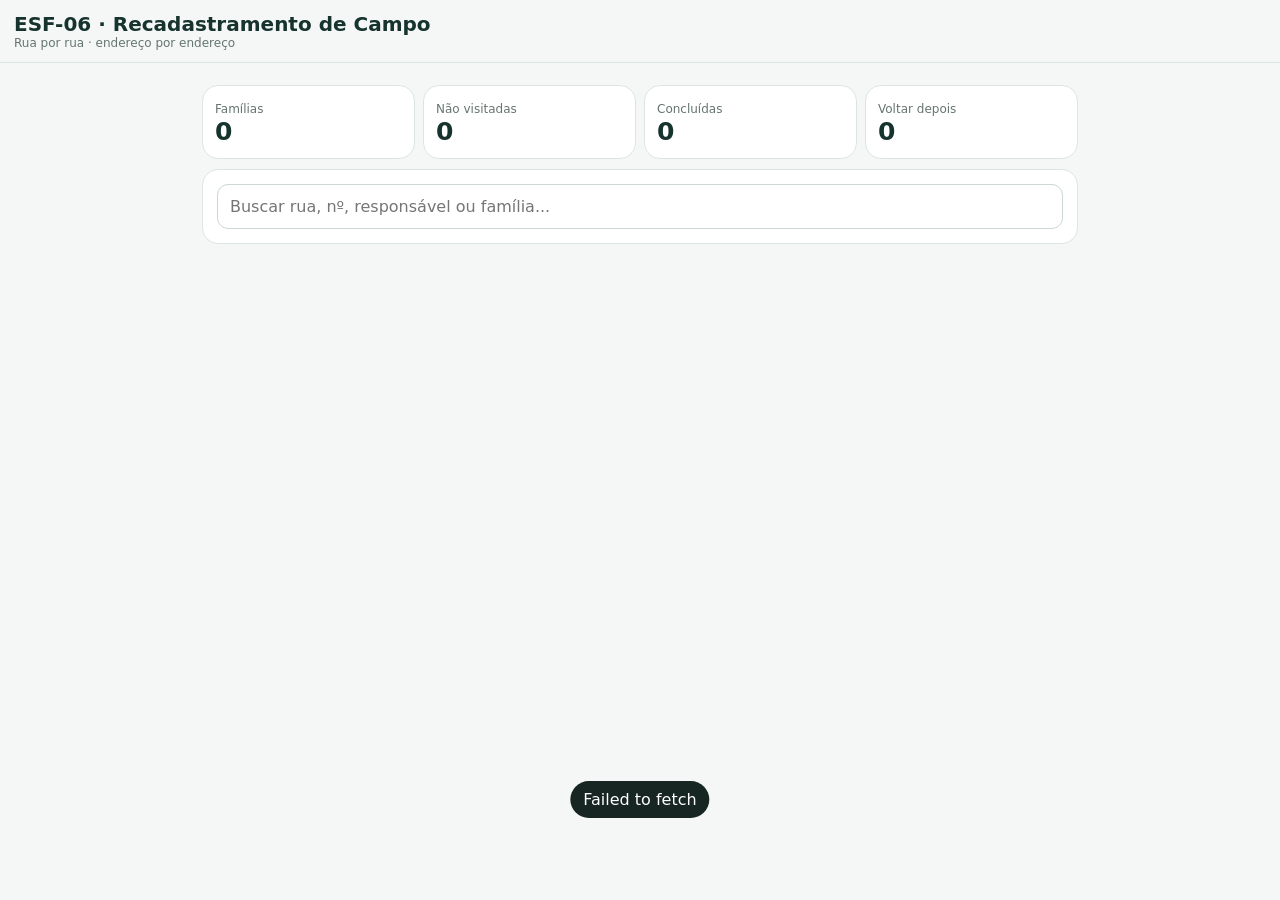
<file: index.html>
<!doctype html><html lang="pt-BR"><head>
<meta charset="utf-8"><meta name="viewport" content="width=device-width,initial-scale=1,viewport-fit=cover">
<meta name="theme-color" content="#0b6b58"><title>ESF-06 Campo</title>
<style>
:root{--p:#0b6b58;--bg:#f4f7f6;--c:#fff;--t:#17332d;--m:#65756f;--l:#dbe6e2}
*{box-sizing:border-box}body{margin:0;font-family:system-ui,-apple-system,Segoe UI,Roboto,sans-serif;background:var(--bg);color:var(--t)}
header{position:sticky;top:0;z-index:10;background:#f4f7f6ee;backdrop-filter:blur(8px);border-bottom:1px solid var(--l);padding:12px 14px}
.wrap{max-width:900px;margin:auto;padding:12px 12px 96px}.brand{display:flex;align-items:center;justify-content:space-between;gap:10px}.brand h1{font-size:20px;margin:0}.small{font-size:12px;color:var(--m)}
.card,.street,.house,.stat{background:var(--c);border:1px solid var(--l);border-radius:16px}.card{padding:14px}.stats{display:grid;grid-template-columns:repeat(2,1fr);gap:8px;margin:10px 0}.stat{padding:12px}.stat b{display:block;font-size:25px}
input,textarea,select{width:100%;padding:12px;border-radius:11px;border:1px solid #cbd8d4;background:#fff;font:inherit;color:var(--t)}
button{font:inherit;font-weight:700;border:0;border-radius:11px;padding:11px 12px}.pri{background:var(--p);color:#fff}.soft{background:#e4f3ef;color:#075545}.ghost{background:#fff;border:1px solid var(--l)}
.list{display:grid;gap:9px;margin-top:10px}.street,.house{padding:13px}.street h3,.house h3{margin:0;font-size:17px}.row{display:flex;gap:8px;align-items:center;justify-content:space-between;flex-wrap:wrap}
.badge{font-size:11px;padding:5px 8px;border-radius:99px;font-weight:800;background:#eee}.nao_visitado{background:#ecefee}.mesma_familia{background:#def3e7;color:#1e6b3c}.mudou,.outra_familia{background:#fff0d4;color:#7e5400}.imovel_vazio,.nao_encontrado,.recusou{background:#fde1e1;color:#8f2525}.voltar_depois{background:#e7e7ff;color:#42428a}
.progress{height:8px;background:#e8efec;border-radius:99px;overflow:hidden;margin-top:8px}.progress>span{display:block;height:100%;background:var(--p)}
.grid{display:grid;grid-template-columns:1fr 1fr;gap:8px}.full{grid-column:1/-1}label{font-size:13px;font-weight:700}label input,label textarea{margin-top:5px}
dialog{border:0;border-radius:18px;padding:0;width:min(760px,96vw);max-height:93vh;color:var(--t)}dialog::backdrop{background:#0008}.modal{padding:14px 14px 90px;overflow:auto;max-height:93vh}.modal h2{margin:0}.modal h3{border-top:1px solid var(--l);padding-top:13px;margin:16px 0 8px}
.choices{display:grid;grid-template-columns:1fr 1fr;gap:7px}.tog{display:grid;grid-template-columns:1fr 1fr 1fr;gap:5px;margin-top:5px}.tog button{padding:9px 4px;background:#edf1ef;color:#53625d}.tog .yes{background:#dff2e6;color:#165d34}.tog .no{background:#ecefef}.tog .unk{background:#fff0d8;color:#835000}
.savebar{position:fixed;bottom:0;left:0;right:0;background:#fffef;border-top:1px solid var(--l);padding:9px 12px calc(9px + env(safe-area-inset-bottom));display:none;gap:8px;z-index:20}.savebar button:first-child{flex:1}
.toast{position:fixed;left:50%;bottom:82px;transform:translateX(-50%);background:#172622;color:#fff;padding:9px 13px;border-radius:99px;display:none;z-index:30}
@media(min-width:700px){.stats{grid-template-columns:repeat(4,1fr)}}
</style></head><body>
<header id="hdr"><div class="brand"><div><h1>ESF-06 · Recadastramento de Campo</h1><div class="small">Rua por rua · endereço por endereço</div></div></div></header>
<main class="wrap">
<section id="app">
<div class="stats"><div class="stat"><span class="small">Famílias</span><b id="st">0</b></div><div class="stat"><span class="small">Não visitadas</span><b id="sn">0</b></div><div class="stat"><span class="small">Concluídas</span><b id="sc">0</b></div><div class="stat"><span class="small">Voltar depois</span><b id="sv">0</b></div></div>
<div class="card"><input id="search" placeholder="Buscar rua, nº, responsável ou família..."></div>
<div id="streets" class="list"></div><div id="houses" class="list" hidden></div>
</section></main>

<dialog id="dlg"><div class="modal">
<div class="row"><div><h2 id="dn"></h2><div class="small" id="dc"></div></div><button id="close" class="ghost">Fechar</button></div>
<h3>Situação do domicílio</h3><div class="choices" id="statusChoices"></div>
<div id="sameBlock" hidden>
<h3>Confirmar família atual</h3><div class="grid">
<label class="full">Responsável atual<input id="resp"></label><label>Moradores<input id="members" type="number" min="0"></label><label>Data da visita<input id="date" type="date"></label>
<label>Cômodos<input id="rooms" type="number" min="1"></label><label>Distância da unidade (km)<input id="dist" type="number" min="0" step="0.1"></label>
</div><h3>Condições e vulnerabilidades</h3><div id="bools"></div></div>
<div id="otherBlock" hidden><h3>Nova família encontrada</h3><div class="grid"><label class="full">Responsável<input id="newResp"></label><label>Moradores<input id="newMembers" type="number" min="0"></label><label class="full">Observações<textarea id="newNotes" rows="3"></textarea></label></div></div>
<h3>Observação da visita</h3><textarea id="visitNotes" rows="3"></textarea>
</div></dialog>
<div class="savebar" id="savebar"><button class="pri" id="save">Salvar visita</button><button class="ghost" id="cancel">Cancelar</button></div>
<div class="toast" id="toast"></div>

<script>
const SUPA='https://pvwqxpqetdxtmqqypqjk.supabase.co';
const KEY='sb_publishable_WwKpO5d-LZzh3vgOF1dJOg_rMO7UHgF';
const BOOLS=[['acamado','Acamado'],['deficiencia','Deficiência'],['transtorno_mental_alto_risco','Transtorno mental de alto risco'],['deficiencia_intelectual','Deficiência intelectual'],['saneamento_ruim','Saneamento inadequado'],['desnutricao','Desnutrição'],['abuso_substancia_psicoativa','Uso de substância psicoativa'],['adulto_sem_renda','Adulto sem renda'],['analfabetismo','Analfabetismo'],['menor_2_anos','Menor de 2 anos'],['maior_60_anos','Maior de 60 anos'],['hipertensao','Hipertensão'],['diabetes','Diabetes'],['hemodialise','Hemodiálise'],['gestante','Gestante'],['povos_originarios','Povos originários'],['doencas_transmissiveis','Doenças transmissíveis'],['problema_respiratorio','Problema respiratório com medicamento'],['lgbt','População LGBT'],['cancer','Câncer']];
const LABELS={nao_visitado:'Não visitado',mesma_familia:'Mesma família',mudou:'Mudou',outra_familia:'Outra família',imovel_vazio:'Imóvel vazio',nao_encontrado:'Não encontrado',recusou:'Recusou',voltar_depois:'Voltar depois'};
const access='ESF06-CAMPO';let overview=null,currentStreet=null,current=null,draftStatus='nao_visitado',draftB={};
const $=id=>document.getElementById(id), esc=s=>String(s??'').replace(/[&<>"']/g,m=>({'&':'&amp;','<':'&lt;','>':'&gt;','"':'&quot;',"'":'&#39;'}[m]));
function toast(t){$('toast').textContent=t;$('toast').style.display='block';setTimeout(()=>$('toast').style.display='none',2200)}
async function rpc(action,payload={}){const r=await fetch(SUPA+'/rest/v1/rpc/esf06_campo_api',{method:'POST',headers:{apikey:KEY,'Content-Type':'application/json'},body:JSON.stringify({p_action:action,p_key:access,p_payload:payload})});let j;try{j=await r.json()}catch{throw Error('Resposta inválida do servidor')};if(!r.ok)throw Error(j.message||j.error||'Falha');return j}
function badge(s){return '<span class="badge '+esc(s)+'">'+esc(LABELS[s]||s)+'</span>'}
async function load(){overview=await rpc('overview');renderStreets()}
function renderStreets(){const q=$('search').value.trim().toLowerCase();$('st').textContent=overview.summary.total;$('sn').textContent=overview.summary.nao_visitado;$('sc').textContent=overview.summary.concluidas;$('sv').textContent=overview.summary.voltar_depois;$('houses').hidden=true;$('streets').hidden=false;const arr=overview.streets.filter(s=>!q||s.street.toLowerCase().includes(q));$('streets').innerHTML=arr.map(s=>{const done=s.total-s.nao_visitado,pct=s.total?Math.round(done*100/s.total):0;return '<article class="street"><div class="row"><div><h3>'+esc(s.street)+'</h3><div class="small">'+s.total+' endereço(s) · '+s.nao_visitado+' não visitado(s)</div></div><button class="soft openStreet" data-s="'+encodeURIComponent(s.street)+'">Abrir rua</button></div><div class="progress"><span style="width:'+pct+'%"></span></div><div class="small" style="margin-top:5px">'+pct+'% percorrido</div></article>'}).join('');document.querySelectorAll('.openStreet').forEach(b=>b.onclick=()=>openStreet(decodeURIComponent(b.dataset.s)))}
async function openStreet(street){currentStreet=await rpc('street',{street});$('streets').hidden=true;$('houses').hidden=false;renderHouses()}
function renderHouses(){const q=$('search').value.trim().toLowerCase();const rows=currentStreet.rows.filter(x=>!q||[x.number,x.responsible_name,x.family_code].join(' ').toLowerCase().includes(q));$('houses').innerHTML='<button class="ghost" id="back">← Voltar às ruas</button>'+rows.map(x=>'<article class="house"><div class="row"><div><h3>Nº '+esc(x.number||'s/n')+' · '+esc(x.responsible_name||'Sem responsável')+'</h3><div class="small">'+esc(x.family_code)+' · '+esc(x.member_count??'—')+' morador(es)</div></div>'+badge(x.visit_status)+'</div><div class="small">'+esc([x.street,x.number,x.reference,x.neighborhood].filter(Boolean).join(', '))+'</div><button class="soft openHouse" data-id="'+x.id+'" style="margin-top:8px">Abrir domicílio</button></article>').join('');$('back').onclick=()=>{currentStreet=null;$('search').value='';renderStreets()};document.querySelectorAll('.openHouse').forEach(b=>b.onclick=()=>openHouse(b.dataset.id))}
function setToggle(k,v){const e=document.querySelector('.tog[data-f="'+k+'"]');if(!e)return;e.querySelectorAll('button').forEach(b=>{b.className='';const x=b.dataset.v==='t'?true:b.dataset.v==='f'?false:null;if(x===v)b.className=v===true?'yes':v===false?'no':'unk'})}
function setStatus(s){draftStatus=s;document.querySelectorAll('#statusChoices button').forEach(b=>b.classList.toggle('pri',b.dataset.s===s));$('sameBlock').hidden=s!=='mesma_familia';$('otherBlock').hidden=s!=='outra_familia'}
async function openHouse(id){const j=await rpc('family',{id});current=j;draftStatus=j.visit.visit_status||'nao_visitado';draftB={...(j.recadastro||{})};$('dn').textContent='Nº '+(j.family.number||'s/n')+' · '+(j.family.responsible_name||'Sem responsável');$('dc').textContent=(j.family.street||'')+' · Família '+j.family.family_code;$('resp').value=j.family.responsible_name||'';$('members').value=j.recadastro.moradores??j.family.member_count??'';$('date').value=j.recadastro.data_recadastramento??new Date().toISOString().slice(0,10);$('rooms').value=j.recadastro.comodos??'';$('dist').value=j.recadastro.distancia_km??'';$('visitNotes').value=j.visit.notes??'';$('newResp').value=j.visit.current_responsible_name??'';$('newMembers').value=j.visit.current_member_count??'';$('newNotes').value='';
$('statusChoices').innerHTML=Object.entries(LABELS).filter(([k])=>k!=='nao_visitado').map(([k,v])=>'<button class="ghost" data-s="'+k+'">'+v+'</button>').join('');document.querySelectorAll('#statusChoices button').forEach(b=>b.onclick=()=>setStatus(b.dataset.s));$('bools').innerHTML=BOOLS.map(([k,l])=>'<div style="margin:10px 0"><label>'+esc(l)+'</label><div class="tog" data-f="'+k+'"><button data-v="t">Sim</button><button data-v="f">Não</button><button data-v="n">Não confirmado</button></div></div>').join('');BOOLS.forEach(([k])=>setToggle(k,j.recadastro[k]??null));document.querySelectorAll('.tog button').forEach(b=>b.onclick=()=>{const f=b.parentElement.dataset.f,v=b.dataset.v==='t'?true:b.dataset.v==='f'?false:null;draftB[f]=v;setToggle(f,v)});setStatus(draftStatus);$('dlg').showModal();$('savebar').style.display='flex'}
function closeDlg(){$('dlg').close();$('savebar').style.display='none';current=null}
async function save(){if(!current)return;const rec={};BOOLS.forEach(([k])=>rec[k]=(k in draftB)?draftB[k]:null);rec.moradores=$('members').value===''?null:Number($('members').value);rec.data_recadastramento=$('date').value||null;rec.comodos=$('rooms').value===''?null:Number($('rooms').value);rec.distancia_km=$('dist').value===''?null:Number($('dist').value);const payload={family_id:current.family.id,status:draftStatus,notes:$('visitNotes').value,current_responsible_name:draftStatus==='outra_familia'?$('newResp').value:$('resp').value,current_member_count:draftStatus==='outra_familia'?($('newMembers').value===''?null:Number($('newMembers').value)):rec.moradores,recadastro:rec,new_family:draftStatus==='outra_familia'?{responsible_name:$('newResp').value,member_count:$('newMembers').value===''?null:Number($('newMembers').value),notes:$('newNotes').value}:null};$('save').disabled=true;$('save').textContent='Salvando…';try{await rpc('save',payload);toast('Visita salva');closeDlg();overview=await rpc('overview');await openStreet(currentStreet.street)}catch(e){toast(e.message)}finally{$('save').disabled=false;$('save').textContent='Salvar visita'}}
$('search').oninput=()=>currentStreet?renderHouses():renderStreets();$('close').onclick=$('cancel').onclick=closeDlg;$('save').onclick=save;load().catch(e=>toast(e.message))
</script></body></html>
</file>
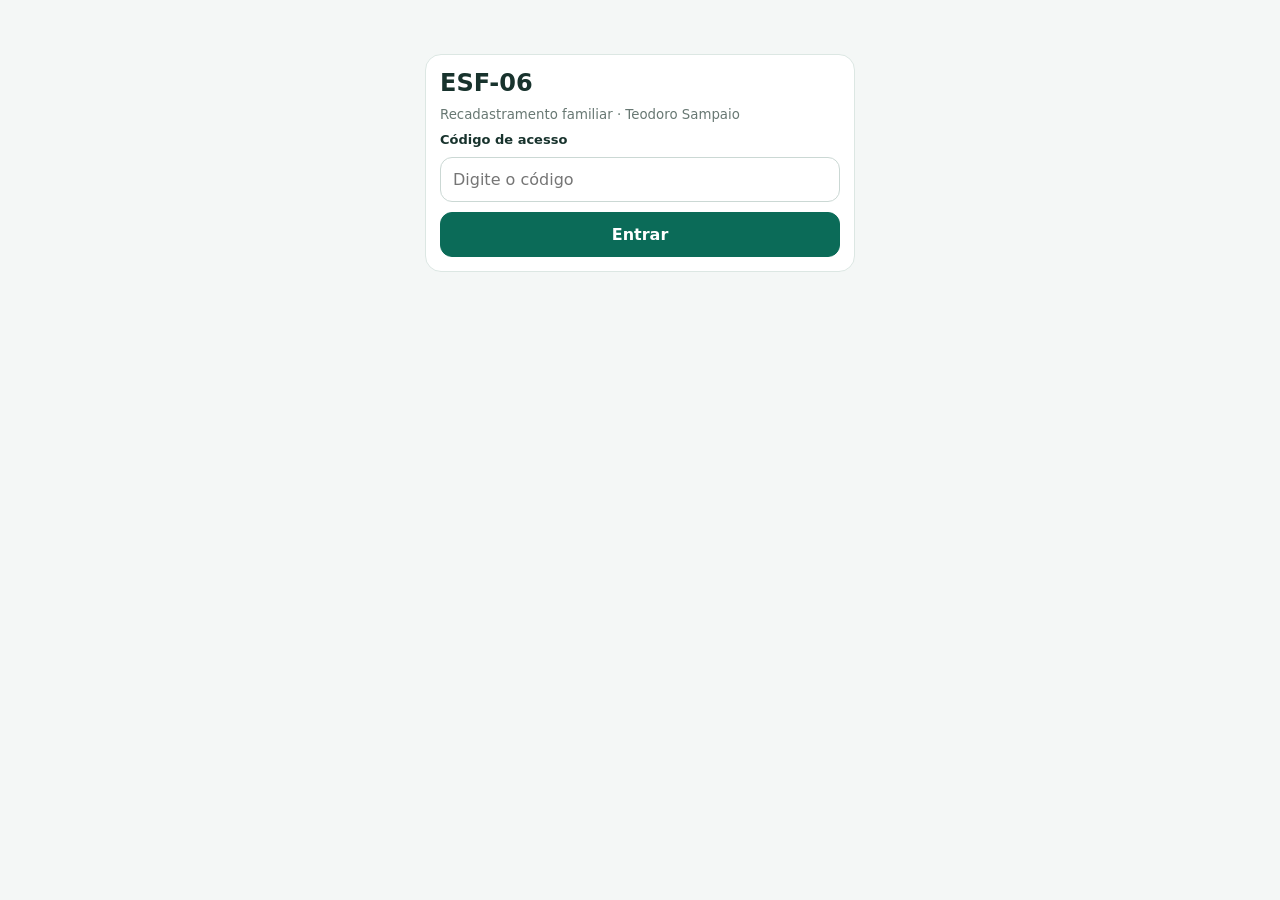
<file: esf06/index.html>
<!doctype html><html lang="pt-BR"><head><meta charset="utf-8"><meta name="viewport" content="width=device-width,initial-scale=1,viewport-fit=cover"><meta name="theme-color" content="#0b6b58"><title>ESF06 Recadastramento</title><link rel="manifest" href="manifest.json"><link rel="stylesheet" href="style.css"></head><body>
<header id="hdr" hidden><div class="brand"><div><h1>ESF-06 · Recadastramento</h1><small id="sync">carregando…</small></div><button id="logout">Sair</button></div></header>
<main class="wrap"><section id="login" class="card login"><h2>ESF-06</h2><small>Recadastramento familiar · Teodoro Sampaio</small><label>Código de acesso</label><input id="access" type="password" placeholder="Digite o código"><button id="enter" class="pri">Entrar</button></section>
<section id="app" hidden><div class="stats"><div class="stat">Famílias<b id="st">0</b></div><div class="stat">Pendentes<b id="sp">0</b></div><div class="stat">Concluídas<b id="sd">0</b></div><div class="stat">Alto risco<b id="sh">0</b></div></div>
<div class="card"><div class="search"><input id="q" placeholder="Buscar nome, família, rua ou número…"><button id="reload">Atualizar</button></div><div class="filters"><select id="fs"><option value="">Todos</option><option value="pendente">Pendentes</option><option value="concluido">Concluídas</option></select><select id="fr"><option value="">Todos os riscos</option><option>alto</option><option>medio</option><option>baixo</option><option value="sem_risco">sem risco</option><option value="pendente">sem classificação</option></select><select id="fstreet"><option value="">Todas as ruas</option></select></div></div><div id="list" class="list"></div></section></main>
<dialog id="dlg"><div class="modal"><div class="top"><div><h2 id="name"></h2><small id="code"></small></div><button id="close">Fechar</button></div>
<h3>Endereço</h3><div class="grid"><label class="full">Logradouro<input id="street"></label><label>Número<input id="number"></label><label>Bairro<input id="neighborhood"></label><label>CEP<input id="postal_code"></label><label>Cidade<input id="city"></label><label>UF<input id="state"></label><label>Referência<input id="reference"></label></div>
<h3>Domicílio</h3><div class="grid"><label>Data<input id="data_recadastramento" type="date"></label><label>Moradores<input id="moradores" type="number"></label><label>Cômodos<input id="comodos" type="number"></label><label>Distância (km)<input id="distancia_km" type="number" step="0.1"></label></div>
<h3>Condições e vulnerabilidades</h3><div id="bools"></div></div></dialog>
<div id="bar" class="savebar"><button id="save" class="pri">Salvar alterações</button><button id="cancel">Cancelar</button></div><div id="toast" class="toast"></div><script src="app.js"></script></body></html>
</file>
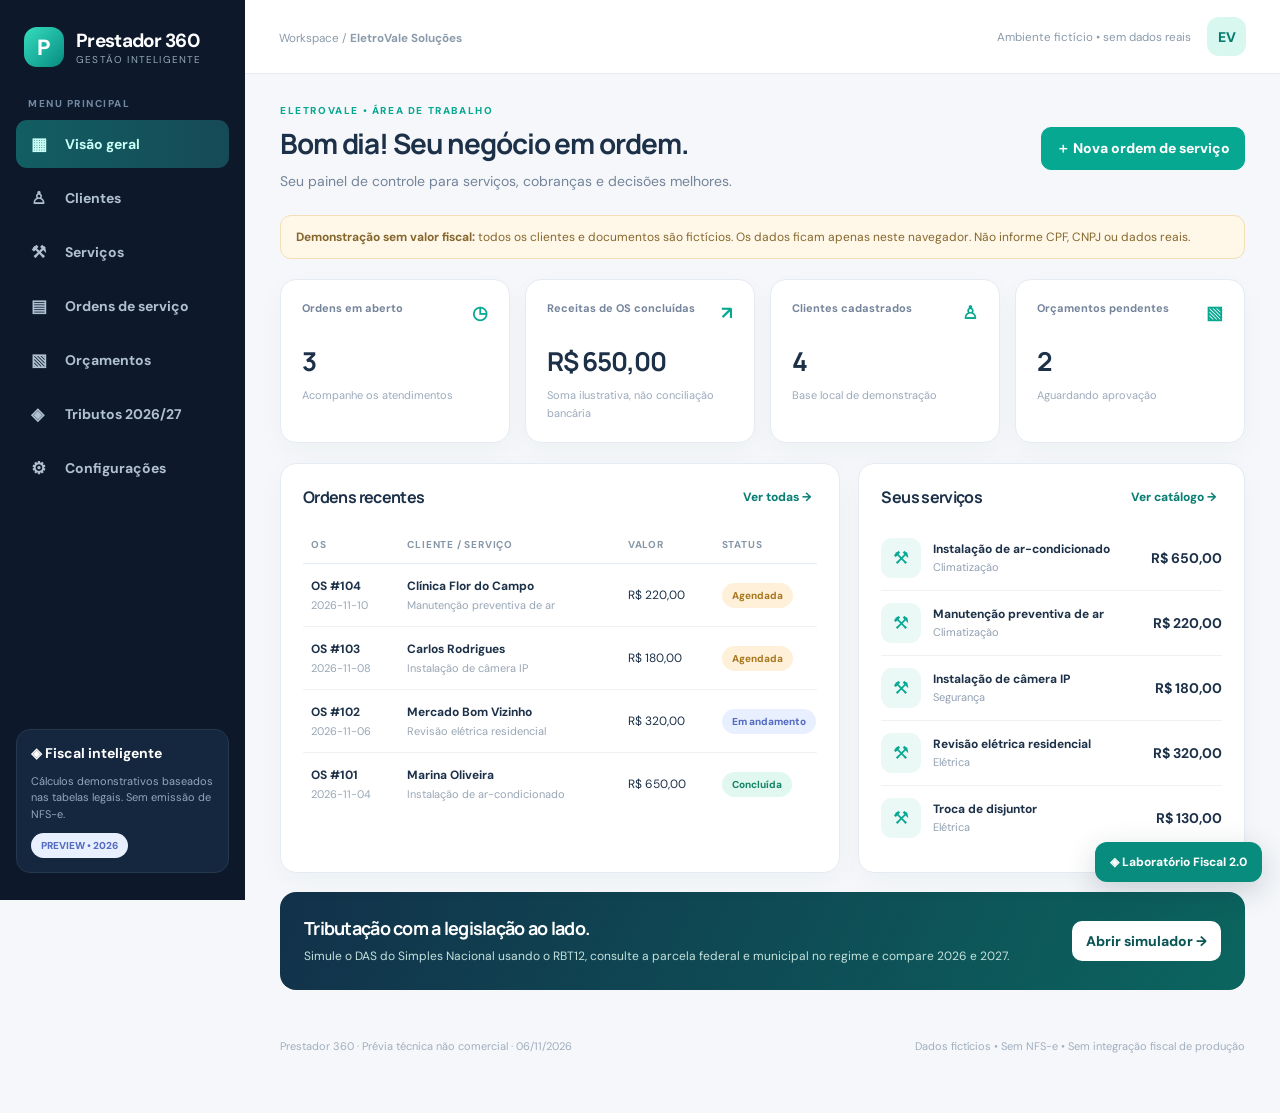
<file: prestador360/index.html>
<!DOCTYPE html><html lang="pt-BR"><head><meta charset="utf-8"><meta name="viewport" content="width=device-width,initial-scale=1"><meta name="robots" content="noindex,nofollow"><meta name="theme-color" content="#0d1727"><title>Prestador 360 — Gestão e tributos</title><style>
@import url('https://fonts.googleapis.com/css2?family=DM+Sans:wght@400;500;600;700&family=Manrope:wght@500;600;700;800&display=swap');
:root{--dark:#0d182b;--ink:#1c3048;--muted:#74849a;--line:#e5ebf2;--green:#07a892;--pale:#e5f8f3;--bg:#f5f7fa}
*{box-sizing:border-box}body{margin:0;background:var(--bg);color:var(--ink);font:14px 'DM Sans',Arial,sans-serif}button,input,select{font:inherit}button{cursor:pointer}h1,h2,h3{font-family:Manrope,sans-serif;letter-spacing:-.04em;margin:0}a{color:#087e73}.layout{display:grid;grid-template-columns:245px 1fr;min-height:100vh}.sidebar{background:var(--dark);color:#bdc9db;padding:27px 16px;display:flex;flex-direction:column;position:sticky;top:0;height:100vh}.brand{display:flex;gap:12px;align-items:center;color:#fff;padding:0 8px 30px}.mark{width:40px;height:40px;border-radius:13px;background:linear-gradient(135deg,#35dec0,#078b80);display:grid;place-items:center;font-size:22px;font-weight:800}.brand b{font-size:19px;letter-spacing:-.7px}.brand small{display:block;font-size:10px;letter-spacing:1.2px;color:#93a7ba}.groupname{font-size:10px;font-weight:800;letter-spacing:1.5px;color:#7289a2;padding:0 12px 10px}.nav{display:grid;gap:6px}.nav button{background:none;border:0;color:#b0bfd2;text-align:left;padding:13px 15px;border-radius:11px;font-weight:700;display:flex;align-items:center;gap:13px}.nav button:hover{background:#192c45;color:white}.nav button.on{background:linear-gradient(90deg,#125e62,#164a57);color:#c9fff6}.nav i{font-size:17px;font-style:normal;width:21px}.sidefoot{margin-top:auto;background:#15273e;border:1px solid #26384d;border-radius:14px;padding:14px}.sidefoot b{color:#fff}.sidefoot p{font-size:11px;color:#91a7bd;line-height:1.5}.top{height:74px;border-bottom:1px solid var(--line);background:#fff;padding:0 34px;display:flex;justify-content:space-between;align-items:center}.top small{color:#8b9bab}.avatar{background:#d8f7ee;border-radius:12px;width:39px;height:39px;display:grid;place-items:center;color:#087b70;font-weight:800}.top-right{display:flex;align-items:center;gap:16px}.main{min-width:0}.workspace{padding:30px 35px 60px;max-width:1450px;margin:auto}.head{display:flex;justify-content:space-between;align-items:center;gap:20px;margin-bottom:22px}.head h1{font-size:28px}.head p{color:var(--muted);margin:9px 0 0;line-height:1.55}.eyebrow{font-size:10px;font-weight:800;letter-spacing:1.6px;color:var(--green);margin-bottom:7px}.btn{border:1px solid var(--green);border-radius:10px;background:var(--green);color:#fff;padding:11px 14px;font-weight:800;display:inline-flex;gap:7px;align-items:center;white-space:nowrap}.btn:hover{filter:brightness(.95)}.btn.ghost{border-color:var(--line);background:#fff;color:#41566c}.btn.small{padding:8px 11px;font-size:12px}.alert{background:#fff8e9;border:1px solid #f1e0b6;padding:12px 15px;border-radius:11px;color:#85672d;font-size:12px;line-height:1.55;margin-bottom:20px}.stats{display:grid;grid-template-columns:repeat(4,minmax(0,1fr));gap:15px;margin-bottom:20px}.stat,.panel{background:#fff;border:1px solid var(--line);border-radius:16px;box-shadow:0 10px 30px #19304808}.stat{padding:21px}.stat label{font-size:11px;color:var(--muted);font-weight:700;display:flex;justify-content:space-between}.stat label i{font-style:normal;font-size:18px;color:var(--green)}.stat strong{font-family:Manrope;font-size:26px;display:block;margin:18px 0 6px;letter-spacing:-1px}.stat small{color:#9caabb;font-size:11px}.grid{display:grid;grid-template-columns:1.45fr 1fr;gap:18px}.panel{padding:22px;min-width:0}.panel h2{font-size:16px}.phead{display:flex;justify-content:space-between;align-items:center;gap:14px;margin-bottom:18px}.tblwrap{overflow:auto}.tbl{width:100%;border-collapse:collapse;min-width:550px}.tbl th{text-align:left;font-size:10px;letter-spacing:.8px;text-transform:uppercase;color:#8797a8;padding:12px 8px;border-bottom:1px solid var(--line)}.tbl td{padding:14px 8px;border-bottom:1px solid #f0f3f6;font-size:12px}.tbl tr:last-child td{border:0}.tbl strong{font-size:12px}.sub{display:block;color:#98a6b5;font-size:11px;margin-top:4px}.badge{display:inline-flex;border-radius:40px;background:#edf2f7;color:#61748a;padding:6px 10px;font-size:10px;font-weight:800}.badge.ok{background:#e0f8ef;color:#158566}.badge.warn{background:#fff1d9;color:#a97720}.badge.info{background:#e8efff;color:#536bc0}.empty{padding:30px;color:#8fa0af;text-align:center}.item{display:flex;gap:12px;align-items:center;padding:12px 0;border-bottom:1px solid #eff2f5}.item:last-child{border-bottom:0}.bubble{background:#eaf8f6;color:var(--green);border-radius:11px;width:40px;height:40px;display:grid;place-items:center;font-size:18px;flex-shrink:0}.item strong{display:block;font-size:12px}.item small{font-size:11px;color:#91a0b2}.grow{flex:1}.banner{background:linear-gradient(115deg,#12314a,#0b655f);border-radius:16px;padding:24px;color:white;margin:19px 0;display:flex;justify-content:space-between;align-items:center;gap:16px}.banner h3{font-size:18px;margin-bottom:7px}.banner p{color:#c4e2dd;font-size:12px;line-height:1.6;margin:0}.banner .btn{background:#fff;color:#0b5554;border:0}.fields{display:grid;grid-template-columns:repeat(3,minmax(0,1fr));gap:13px;margin:18px 0}.field{display:grid;gap:6px;min-width:0}.field span{font-size:11px;font-weight:800;color:#64778b}.input{width:100%;background:#fff;border:1px solid #dfe5ed;border-radius:10px;padding:11px;color:var(--ink);outline:0}.input:focus{border-color:var(--green);box-shadow:0 0 0 3px #08a89320}.results{background:linear-gradient(125deg,#132539,#183d4d);border-radius:14px;color:white;padding:23px;display:grid;grid-template-columns:repeat(3,1fr);gap:18px}.results small{font-size:11px;color:#9cc0c8}.results strong{font:800 25px Manrope;display:block;margin-top:8px;letter-spacing:-1px}.results .accent{color:#5be1ca}.breakdown{display:grid;grid-template-columns:repeat(3,1fr);gap:10px;margin-top:14px}.breakdown>div{border:1px solid var(--line);border-radius:11px;padding:14px}.breakdown span{font-size:11px;color:#8c9cae;display:block}.breakdown strong{font-size:17px;display:block;margin-top:6px}.note{padding:12px 14px;background:#eef8fc;border:1px solid #dbeaf1;border-radius:11px;color:#49687a;font-size:12px;line-height:1.65;margin-top:14px}.note.orange{background:#fff8e8;border-color:#eddfbf;color:#7d6232}.sources{font-size:12px;line-height:2;overflow-wrap:anywhere}.sources a{display:block}.overlay{position:fixed;inset:0;background:#091526bd;z-index:30;display:grid;place-items:center;padding:15px}.modal{width:min(525px,100%);background:white;border-radius:17px;padding:24px;max-height:90vh;overflow:auto}.modal-header{display:flex;justify-content:space-between;align-items:center;margin-bottom:16px}.modal-header h2{font-size:19px}.close{width:32px;height:32px;border:0;border-radius:9px;background:#f0f4f8;font-size:18px}.modal-actions{display:flex;justify-content:flex-end;gap:10px;margin-top:20px}.formrow{display:grid;gap:12px}.select-sm{border:1px solid var(--line);background:#fff;border-radius:8px;padding:7px;font-size:11px;color:#536477}.foot{display:flex;justify-content:space-between;color:#a0aebe;font-size:11px;padding-top:30px}.menu{display:none;background:transparent;border:0;font-size:23px}.linkbtn{background:none;border:none;color:#087e73;font-weight:800;font-size:12px}.tiny{font-size:11px;color:#8fa0b0;line-height:1.5}
@media(max-width:1050px){.workspace{padding:25px 20px}.top{padding:0 20px}.stats{grid-template-columns:repeat(2,1fr)}.grid{grid-template-columns:1fr}}
@media(max-width:720px){.layout{display:block}.sidebar{position:fixed;z-index:40;top:0;left:-260px;width:245px;transition:.2s}.sidebar.open{left:0}.top{height:63px;padding:0 15px}.menu{display:block}.top-right small{display:none}.workspace{padding:21px 15px}.head{display:block}.head h1{font-size:23px}.head .btn{margin-top:14px}.stat{padding:15px}.stat strong{font-size:21px}.fields{grid-template-columns:1fr 1fr}.results{grid-template-columns:1fr}.breakdown{grid-template-columns:repeat(2,1fr)}.banner{display:block}.banner .btn{margin-top:15px}.foot{display:block}}
@media(max-width:440px){.fields,.breakdown{grid-template-columns:1fr}.stat strong{font-size:19px}.stat label{font-size:10px}.panel{padding:16px}}
</style></head><body><div id="app"></div><a href="/fiscal.html" aria-label="Abrir Laboratório Fiscal 2.0" style="position:fixed;bottom:18px;right:18px;z-index:20;background:#078c7d;color:#fff;padding:12px 15px;border-radius:12px;font-weight:800;text-decoration:none;box-shadow:0 9px 30px #102c3d30;font-size:12px">◈ Laboratório Fiscal 2.0</a><script>
(function(){
'use strict';
var KEY='prestador360-preview-v2',view='painel',modal='',seed={company:{name:'EletroVale Soluções',city:'Teodoro Sampaio / SP',regime:'III',year:2026,rbt:240000,month:18000},clients:[{id:1,name:'Marina Oliveira',phone:'(18) 99999-1001',city:'Teodoro Sampaio'},{id:2,name:'Mercado Bom Vizinho',phone:'(18) 99999-1002',city:'Teodoro Sampaio'},{id:3,name:'Carlos Rodrigues',phone:'(18) 99999-1003',city:'Presidente Venceslau'},{id:4,name:'Clínica Flor do Campo',phone:'(18) 99999-1004',city:'Teodoro Sampaio'}],services:[{id:1,name:'Instalação de ar-condicionado',price:650,category:'Climatização'},{id:2,name:'Manutenção preventiva de ar',price:220,category:'Climatização'},{id:3,name:'Instalação de câmera IP',price:180,category:'Segurança'},{id:4,name:'Revisão elétrica residencial',price:320,category:'Elétrica'},{id:5,name:'Troca de disjuntor',price:130,category:'Elétrica'}],orders:[{id:101,client:1,service:1,status:'Concluída',date:'2026-11-04'},{id:102,client:2,service:4,status:'Em andamento',date:'2026-11-06'},{id:103,client:3,service:3,status:'Agendada',date:'2026-11-08'},{id:104,client:4,service:2,status:'Agendada',date:'2026-11-10'}],quotes:[{id:201,client:2,service:4,status:'Aceito'},{id:202,client:1,service:1,status:'Pendente'},{id:203,client:3,service:3,status:'Pendente'}]};
var s;try{s=JSON.parse(localStorage.getItem(KEY))||JSON.parse(JSON.stringify(seed))}catch(e){s=JSON.parse(JSON.stringify(seed))}
function save(){localStorage.setItem(KEY,JSON.stringify(s))}
function esc(x){return String(x==null?'':x).replace(/[&<>"']/g,function(c){return {'&':'&amp;','<':'&lt;','>':'&gt;','"':'&quot;',"'":'&#39;'}[c]})}
function money(x){return new Intl.NumberFormat('pt-BR',{style:'currency',currency:'BRL'}).format(Number(x)||0)}
function pct(x){return (Number(x)*100).toFixed(3).replace('.',',')+'%'}
function client(id){return s.clients.find(function(x){return x.id==id})||{name:'Cliente removido'}}
function service(id){return s.services.find(function(x){return x.id==id})||{name:'Serviço removido',price:0}}
var navs=[['painel','▦','Visão geral'],['clientes','♙','Clientes'],['servicos','⚒','Serviços'],['ordens','▤','Ordens de serviço'],['orcamentos','▧','Orçamentos'],['tributos','◈','Tributos 2026/27'],['ajustes','⚙','Configurações']];
function navigation(){return navs.map(function(n){return '<button data-nav="'+n[0]+'" class="'+(view===n[0]?'on':'')+'"><i>'+n[1]+'</i>'+n[2]+'</button>'}).join('')}
function layout(){document.getElementById('app').innerHTML='<div class="layout"><aside id="sidebar" class="sidebar"><div class="brand"><div class="mark">P</div><div><b>Prestador 360</b><small>GESTÃO INTELIGENTE</small></div></div><div class="groupname">MENU PRINCIPAL</div><nav class="nav">'+navigation()+'</nav><div class="sidefoot"><b>◈ Fiscal inteligente</b><p>Cálculos demonstrativos baseados nas tabelas legais. Sem emissão de NFS-e.</p><span class="badge info">PREVIEW • 2026</span></div></aside><main class="main"><div class="top"><div><button class="menu" id="mobileMenu">☰</button><small>Workspace / <b>'+esc(s.company.name)+'</b></small></div><div class="top-right"><small>Ambiente fictício • sem dados reais</small><div class="avatar">EV</div></div></div><div class="workspace" id="content"></div></main></div>';document.getElementById('mobileMenu').onclick=function(){document.getElementById('sidebar').classList.toggle('open')};document.querySelectorAll('[data-nav]').forEach(function(b){b.onclick=function(){view=b.dataset.nav;document.getElementById('sidebar').classList.remove('open');render()}});page()}
function head(title,sub,button,kind){return '<div class="head"><div><div class="eyebrow">ELETROVALE • ÁREA DE TRABALHO</div><h1>'+title+'</h1><p>'+sub+'</p></div>'+(button?'<button class="btn" data-modal="'+kind+'">＋ '+button+'</button>':'')+'</div>'}
function stat(label,value,icon,desc){return '<div class="stat"><label>'+label+'<i>'+icon+'</i></label><strong>'+value+'</strong><small>'+desc+'</small></div>'}
function badge(st){return '<span class="badge '+(st==='Concluída'||st==='Aceito'?'ok':st==='Em andamento'?'info':'warn')+'">'+esc(st)+'</span>'}
function table(headers,rows){return '<div class="tblwrap"><table class="tbl"><thead><tr>'+headers.map(function(x){return '<th>'+x+'</th>'}).join('')+'</tr></thead><tbody>'+rows.join('')+'</tbody></table></div>'}
function orderRows(orders,editable){return orders.map(function(o){var c=client(o.client),it=service(o.service);return '<tr><td><strong>OS #'+o.id+'</strong><span class="sub">'+esc(o.date)+'</span></td><td><strong>'+esc(c.name)+'</strong><span class="sub">'+esc(it.name)+'</span></td><td>'+money(it.price)+'</td><td>'+(editable?'<select class="select-sm" data-order="'+o.id+'">'+['Agendada','Em andamento','Concluída','Cancelada'].map(function(st){return '<option '+(o.status===st?'selected':'')+'>'+st+'</option>'}).join('')+'</select>':badge(o.status))+'</td></tr>'})}
function home(){var complete=s.orders.filter(function(x){return x.status==='Concluída'}),active=s.orders.filter(function(x){return x.status!=='Concluída'&&x.status!=='Cancelada'});var total=complete.reduce(function(a,o){return a+service(o.service).price},0);return head('Bom dia! Seu negócio em ordem.','Seu painel de controle para serviços, cobranças e decisões melhores.','Nova ordem de serviço','ordem')+'<div class="alert"><b>Demonstração sem valor fiscal:</b> todos os clientes e documentos são fictícios. Os dados ficam apenas neste navegador. Não informe CPF, CNPJ ou dados reais.</div><div class="stats">'+stat('Ordens em aberto',active.length,'◷','Acompanhe os atendimentos')+stat('Receitas de OS concluídas',money(total),'↗','Soma ilustrativa, não conciliação bancária')+stat('Clientes cadastrados',s.clients.length,'♙','Base local de demonstração')+stat('Orçamentos pendentes',s.quotes.filter(function(x){return x.status==='Pendente'}).length,'▧','Aguardando aprovação')+'</div><div class="grid"><section class="panel"><div class="phead"><h2>Ordens recentes</h2><button class="linkbtn" data-goto="ordens">Ver todas →</button></div>'+table(['OS','CLIENTE / SERVIÇO','VALOR','STATUS'],orderRows(s.orders.slice().reverse().slice(0,4),false))+'</section><section class="panel"><div class="phead"><h2>Seus serviços</h2><button class="linkbtn" data-goto="servicos">Ver catálogo →</button></div>'+s.services.slice(0,5).map(function(x){return '<div class="item"><div class="bubble">⚒</div><div class="grow"><strong>'+esc(x.name)+'</strong><small>'+esc(x.category)+'</small></div><b>'+money(x.price)+'</b></div>'}).join('')+'</section></div><div class="banner"><div><h3>Tributação com a legislação ao lado.</h3><p>Simule o DAS do Simples Nacional usando o RBT12, consulte a parcela federal e municipal no regime e compare 2026 e 2027.</p></div><button class="btn" data-goto="tributos">Abrir simulador →</button></div>'}
function clients(){return head('Clientes','Seus contatos e o histórico de atendimento.','Novo cliente','cliente')+'<div class="alert">Cadastros fictícios, armazenados apenas neste dispositivo.</div><div class="panel">'+table(['CLIENTE','CIDADE','TELEFONE','SERVIÇOS'],s.clients.map(function(c){return '<tr><td><strong>'+esc(c.name)+'</strong></td><td>'+esc(c.city)+'</td><td>'+esc(c.phone)+'</td><td>'+s.orders.filter(function(x){return x.client===c.id}).length+' OS</td></tr>'}))+'</div>'}
function services(){return head('Catálogo de serviços','Preços de referência para orçamentos e ordens de serviço.','Novo serviço','servico')+'<div class="panel">'+table(['SERVIÇO','CATEGORIA','PREÇO BASE'],s.services.map(function(i){return '<tr><td><strong>'+esc(i.name)+'</strong></td><td>'+esc(i.category)+'</td><td><strong>'+money(i.price)+'</strong></td></tr>'}))+'</div>'}
function orders(){return head('Ordens de serviço','Agende, execute e conclua atendimentos.','Nova ordem','ordem')+'<div class="panel">'+table(['ORDEM','CLIENTE / SERVIÇO','VALOR','ATUALIZAR STATUS'],orderRows(s.orders.slice().reverse(),true))+'</div><p class="tiny">Ao mudar o status, o registro é atualizado apenas no navegador da demonstração.</p>'}
function quotes(){return head('Orçamentos','Propostas comerciais. Impressão não representa NFS-e.','Novo orçamento','orcamento')+'<div class="panel">'+table(['ORÇAMENTO','CLIENTE','SERVIÇO','VALOR','AÇÃO'],s.quotes.map(function(q){return '<tr><td><strong>#ORC-'+q.id+'</strong><span class="sub">'+esc(q.status)+'</span></td><td>'+esc(client(q.client).name)+'</td><td>'+esc(service(q.service).name)+'</td><td>'+money(service(q.service).price)+'</td><td><button class="linkbtn" data-print="'+q.id+'">Imprimir</button></td></tr>'}))+'</div><div class="note">O botão Imprimir abre o diálogo de impressão para gerar PDF não fiscal no navegador. Não envia qualquer nota à Receita Federal.</div>'}
var tables={III:[[180000,.06,0],[360000,.112,9360],[720000,.135,17640],[1800000,.16,35640],[3600000,.21,125640]],IV:[[180000,.045,0],[360000,.09,8100],[720000,.102,12420],[1800000,.14,39780],[3600000,.22,183780]]};
var shares={'2026-III':[['IRPJ',4],['CSLL',3.5],['Cofins',12.82],['PIS/Pasep',2.78],['CPP',43.4],['ISS',33.5]],'2026-IV':[['IRPJ',18.8],['CSLL',15.2],['Cofins',17.67],['PIS/Pasep',3.83],['ISS',44.5]],'2027-III':[['IRPJ',4],['CSLL',3.5],['CBS',15.43],['CPP',43.4],['ISS',33.5],['IBS',.17]],'2027-IV':[['IRPJ',18.8],['CSLL',15.2],['CBS',21.26],['ISS',44.5],['IBS',.24]]};
var byRange={
'2026-III':[[4,3.5,12.82,2.78,43.4,33.5],[4,3.5,14.05,3.05,43.4,32],[4,3.5,13.64,2.96,43.4,32.5],[4,3.5,13.64,2.96,43.4,32.5]],
'2026-IV':[[18.8,15.2,17.67,3.83,44.5],[19.8,15.2,20.55,4.45,40],[20.8,15.2,19.73,4.27,40],[17.8,19.2,18.9,4.1,40]],
'2027-III':[[4,3.5,15.43,43.4,33.5,.17],[4,3.5,16.91,43.4,32,.19],[4,3.5,16.42,43.4,32.5,.19],[4,3.5,16.42,43.4,32.5,.19]],
'2027-IV':[[18.8,15.2,21.26,44.5,.24],[19.8,15.2,24.73,40,.27],[20.8,15.2,23.74,40,.26],[17.8,19.2,22.75,40,.25]]};
function taxCalc(){var c=s.company,year=+c.year,rbt=+c.rbt,rev=+c.month;if(c.regime==='MEI'){return year===2026?{mei:true,total:86.05,detail:'DAS fixo do MEI de serviços: INSS R$ 81,05 + ISS R$ 5,00. Não incide por nota. Apuração mensal.'}:{err:'DAS-MEI de 2027 não foi confirmado nesta versão.'}}if(!['III','IV'].includes(c.regime))return {err:'Somente MEI e Simples Anexos III/IV estão implementados. Outros regimes exigem dados adicionais.'};if(![2026,2027].includes(year))return {err:'Vigência não suportada; selecione 2026 ou 2027.'};if(!(rbt>0)||rev<0)return {err:'Informe RBT12 positivo e receita mensal não negativa.'};if(rbt>3600000)return {err:'Receitas acima de R$ 3,6 milhões exigem regras específicas de sublimite/ISS fora do DAS. Cálculo bloqueado.'};var band=tables[c.regime].findIndex(function(x){return rbt<=x[0]});if(band<0)return {err:'Faixa não suportada'};var row=tables[c.regime][band],rate=(rbt*row[1]-row[2])/rbt,total=rev*rate;if(band>=4)return {total:total,rate:rate,band:band+1,warn:'A 5ª faixa pode sofrer teto e repartição especial do ISS. Exibimos somente o DAS estimado, sem desmembramento.'};var labels=shares[year+'-'+c.regime].map(function(x){return x[0]}),parts=byRange[year+'-'+c.regime][band];return {rate:rate,total:total,band:band+1,parts:parts.map(function(x,i){return {name:labels[i],value:total*x/100,share:x}})}}
function tax(){var c=s.company,r=taxCalc();var fields='<div class="fields"><label class="field"><span>Ano de competência</span><select class="input" data-field="year"><option value="2026" '+(+c.year===2026?'selected':'')+'>2026 — vigente</option><option value="2027" '+(+c.year===2027?'selected':'')+'>2027 — regras aprovadas</option></select></label><label class="field"><span>Regime / anexo confirmado pelo contador</span><select class="input" data-field="regime">'+[['III','Simples • Anexo III'],['IV','Simples • Anexo IV'],['MEI','MEI • somente serviços'],['outro','Outros regimes (bloqueado)']].map(function(x){return '<option value="'+x[0]+'" '+(c.regime===x[0]?'selected':'')+'>'+x[1]+'</option>'}).join('')+'</select></label><label class="field"><span>Município de referência</span><input class="input" value="'+esc(c.city)+'" disabled></label><label class="field"><span>Receita bruta dos 12 meses anteriores (RBT12)</span><input class="input" type="number" min="0.01" step="0.01" data-field="rbt" value="'+c.rbt+'"></label><label class="field"><span>Receita mensal sujeita ao anexo (R$)</span><input class="input" type="number" min="0" step="0.01" data-field="month" value="'+c.month+'"></label><label class="field"><span>Situação da empresa</span><input class="input" value="Empresa estabelecida • simulação" disabled></label></div>';
var content=r.err?'<div class="note orange"><b>Cálculo bloqueado:</b> '+esc(r.err)+'</div>':r.mei?'<div class="results"><div><small>DAS-MEI devido no mês em 2026</small><strong class="accent">'+money(r.total)+'</strong></div><div><small>INSS federal</small><strong>'+money(81.05)+'</strong></div><div><small>ISS fixo (municipal)</small><strong>'+money(5)+'</strong></div></div><div class="note">'+r.detail+'</div>':'<div class="results"><div><small>Alíquota efetiva do DAS</small><strong>'+pct(r.rate)+'</strong></div><div><small>DAS estimado sobre a receita do mês</small><strong class="accent">'+money(r.total)+'</strong></div><div><small>Faixa da LC 123/2006</small><strong>'+r.band+'ª faixa</strong></div></div>'+(r.parts?'<div class="breakdown">'+r.parts.map(function(p){return '<div><span>'+p.name+' • '+String(p.share).replace('.',',')+'% do DAS</span><strong>'+money(p.value)+'</strong></div>'}).join('')+'</div>':'')+(r.warn?'<div class="note orange">'+r.warn+'</div>':'')+'<div class="note">As parcelas de ISS e, em 2027, de CBS/IBS mostradas acima são <b>componentes do DAS</b>, não impostos extras somados ao DAS. No Anexo IV, a CPP patronal é apurada <b>fora do DAS</b> e não está incluída na conta.</div>';
return head('Central tributária','Tabelas legais de 2026 e 2027 • Simples Nacional e MEI, com vigência e limites explícitos.')+'<div class="alert"><b>Atenção:</b> simulador de apoio, não substitui o PGDAS-D, a legislação específica, o contador ou o emissor da NFS-e. O anexo depende da natureza real da atividade/CNAE; RBT12 de empresa em início de atividade requer regra própria. Não utilize estes números para recolher tributos sem validação profissional.</div><div class="panel"><div class="phead"><h2>Simulação legal do DAS</h2><span class="badge info">Lei Complementar 123/2006 e 227/2026</span></div>'+fields+content+'<div class="note orange"><b>São Paulo:</b> em serviço sujeito ao ISS, a alíquota municipal fora do Simples varia segundo município e código do serviço; não existe uma única alíquota estadual paulista de ISS. O ICMS não é automaticamente devido em serviço típico sujeito ao ISS. A demonstração não presume alíquota municipal de Teodoro Sampaio nem aplica IBS por fora do Simples.</div></div><div class="grid" style="margin-top:18px"><div class="panel"><div class="phead"><h2>Reforma do consumo</h2></div><div class="item"><div class="bubble">26</div><div><strong>2026 • ano de teste</strong><small>Para optantes do Simples, a exigência de CBS/IBS nas notas começa em 2027; não adicionamos os 0,9% e 0,1% ao DAS.</small></div></div><div class="item"><div class="bubble">27</div><div><strong>2027 • CBS e IBS no Simples</strong><small>As parcelas são repartidas dentro do DAS, conforme as tabelas específicas vigentes em 2027.</small></div></div><div class="item"><div class="bubble">NF</div><div><strong>NFS-e Nacional</strong><small>ME/EPP do Simples usam o emissor nacional desde 01/11/2026; aqui não emitimos notas fiscais.</small></div></div></div><div class="panel"><h2>Fontes auditáveis</h2><div class="sources"><a target="_blank" rel="noopener" href="https://legis.senado.gov.br/norma/572878/publicacao/34621013">Lei Complementar 123 — anexos III e IV (2026)</a><a target="_blank" rel="noopener" href="https://legis.senado.gov.br/norma/40180341/publicacao/40181117">LC 227 — Anexo III (2027–28)</a><a target="_blank" rel="noopener" href="https://legis.senado.gov.br/norma/40180341/publicacao/40181123">LC 227 — Anexo IV (2027–28)</a><a target="_blank" rel="noopener" href="https://www8.receita.fazenda.gov.br/simplesnacional/Noticias/NoticiaCompleta.aspx?id=c3b2044c-ff97-432a-b33c-ecf2a3df6dc3">Receita Federal — DAS-MEI 2026</a><a target="_blank" rel="noopener" href="https://www.gov.br/receitafederal/pt-br/assuntos/noticias/2026/agosto/simples-nacional-nfs-e-nacional-sera-obrigatoria-para-me-e-epp-a-partir-de-1o-de-novembro-de-2026">Receita Federal — NFS-e novembro de 2026</a><a target="_blank" rel="noopener" href="https://www.gov.br/nfse/pt-br/biblioteca/documentacao-tecnica/documentacao-atual">Documentação oficial NFS-e</a></div></div></div>'}
function settings(){return head('Configurações da demonstração','Perfil da empresa fictícia e informação técnica do projeto.')+'<div class="grid"><div class="panel"><h2>Empresa demonstrativa</h2><div class="fields" style="grid-template-columns:1fr"><label class="field"><span>Razão de exibição</span><input class="input" value="'+esc(s.company.name)+'" disabled></label><label class="field"><span>Localidade</span><input class="input" value="'+esc(s.company.city)+'" disabled></label></div><button class="btn ghost" id="resetDemo">Restaurar dados fictícios</button></div><div class="panel"><h2>Infraestrutura</h2><div class="item"><div class="bubble">✓</div><div><strong>Interface online • Vercel</strong><small>Ambiente de avaliação pessoal, sem finalidade comercial.</small></div></div><div class="item"><div class="bubble">⌁</div><div><strong>Repositório GitHub</strong><small>Código versionado em branch independente.</small></div></div><div class="item"><div class="bubble">○</div><div><strong>Supabase • pendente</strong><small>Aguardando confirmação exigida para criar o projeto. Nenhum dado enviado ao banco.</small></div></div></div></div>'}
function page(){var views={painel:home,clientes:clients,servicos:services,ordens:orders,orcamentos:quotes,tributos:tax,ajustes:settings};document.getElementById('content').innerHTML=(views[view]||home)()+'<footer class="foot"><span>Prestador 360 · Prévia técnica não comercial · 06/11/2026</span><span>Dados fictícios • Sem NFS-e • Sem integração fiscal de produção</span></footer>';bind()}
function render(){layout()}
function bind(){document.querySelectorAll('[data-modal]').forEach(function(b){b.onclick=function(){openModal(b.dataset.modal)}});document.querySelectorAll('[data-goto]').forEach(function(b){b.onclick=function(){view=b.dataset.goto;render()}});document.querySelectorAll('[data-order]').forEach(function(b){b.onchange=function(){var o=s.orders.find(function(x){return x.id===+b.dataset.order});if(o){o.status=b.value;save();page()}}});document.querySelectorAll('[data-print]').forEach(function(b){b.onclick=function(){printQuote(+b.dataset.print)}});document.querySelectorAll('[data-field]').forEach(function(i){i.onchange=function(){s.company[i.dataset.field]=i.dataset.field==='year'||i.dataset.field==='rbt'||i.dataset.field==='month'?Number(i.value):i.value;save();page()}});var reset=document.getElementById('resetDemo');if(reset)reset.onclick=function(){if(confirm('Restaurar apenas os dados fictícios desta demonstração?')){s=JSON.parse(JSON.stringify(seed));save();render()}}}
function openModal(kind){modal=kind;var title={cliente:'Novo cliente',servico:'Novo serviço',ordem:'Nova ordem de serviço',orcamento:'Novo orçamento'}[kind];var customerOptions=s.clients.map(function(c){return '<option value="'+c.id+'">'+esc(c.name)+'</option>'}).join('');var serviceOptions=s.services.map(function(c){return '<option value="'+c.id+'">'+esc(c.name)+' — '+money(c.price)+'</option>'}).join('');var body=kind==='cliente'?'<label class="field"><span>Nome</span><input class="input" name="name" required maxlength="100"></label><label class="field"><span>Telefone</span><input class="input" name="phone" maxlength="30"></label><label class="field"><span>Cidade</span><input class="input" name="city" value="Teodoro Sampaio" maxlength="100"></label>':kind==='servico'?'<label class="field"><span>Nome do serviço</span><input class="input" name="name" required maxlength="100"></label><label class="field"><span>Categoria</span><input class="input" name="category" required maxlength="60"></label><label class="field"><span>Preço base (R$)</span><input class="input" name="price" type="number" min="0" step="0.01" required></label>':'<label class="field"><span>Cliente</span><select class="input" name="client" required>'+customerOptions+'</select></label><label class="field"><span>Serviço</span><select class="input" name="service" required>'+serviceOptions+'</select></label>'+(kind==='ordem'?'<label class="field"><span>Data do atendimento</span><input class="input" name="date" type="date" value="2026-11-06" required></label>':'');
var layer=document.createElement('div');layer.className='overlay';layer.id='modal';layer.innerHTML='<div class="modal"><div class="modal-header"><h2>'+title+'</h2><button class="close" id="close">×</button></div><form id="form" class="formrow">'+body+'<div class="modal-actions"><button type="button" class="btn ghost" id="cancel">Cancelar</button><button class="btn" type="submit">Salvar</button></div></form></div>';document.body.appendChild(layer);layer.querySelector('#close').onclick=closeModal;layer.querySelector('#cancel').onclick=closeModal;layer.addEventListener('click',function(e){if(e.target===layer)closeModal()});layer.querySelector('#form').onsubmit=function(e){e.preventDefault();var d=Object.fromEntries(new FormData(e.target).entries()),id=Date.now();if(kind==='cliente')s.clients.push({id:id,name:d.name,phone:d.phone,city:d.city});if(kind==='servico')s.services.push({id:id,name:d.name,price:Number(d.price),category:d.category});if(kind==='ordem')s.orders.push({id:id,client:Number(d.client),service:Number(d.service),date:d.date,status:'Agendada'});if(kind==='orcamento')s.quotes.push({id:id,client:Number(d.client),service:Number(d.service),status:'Pendente'});save();closeModal();render()}}
function closeModal(){var d=document.getElementById('modal');if(d)d.remove()}
function printQuote(id){var q=s.quotes.find(function(x){return x.id===id});if(!q)return;var html='<html><head><meta charset="utf-8"><title>Orçamento '+q.id+'</title><style>body{font:15px Arial;padding:50px;color:#203247}h1{color:#078c7d}.box{border:1px solid #ddd;padding:20px;border-radius:12px;margin:25px 0}small{color:#a60}</style></head><body><h1>'+esc(s.company.name)+'</h1><h2>Orçamento comercial #'+q.id+'</h2><small>DOCUMENTO NÃO FISCAL — DADOS DE DEMONSTRAÇÃO</small><div class="box"><p><b>Cliente:</b> '+esc(client(q.client).name)+'</p><p><b>Serviço:</b> '+esc(service(q.service).name)+'</p><h2>Total: '+money(service(q.service).price)+'</h2></div><p>Este documento não é NFS-e, não discrimina tributos nem comprova recolhimento.</p></body></html>';var w=window.open('','_blank');if(!w){alert('Permita a abertura de janelas para imprimir.');return}w.document.write(html);w.document.close();w.focus();setTimeout(function(){w.print()},350)}
render();
})();
</script></body></html>
</file>
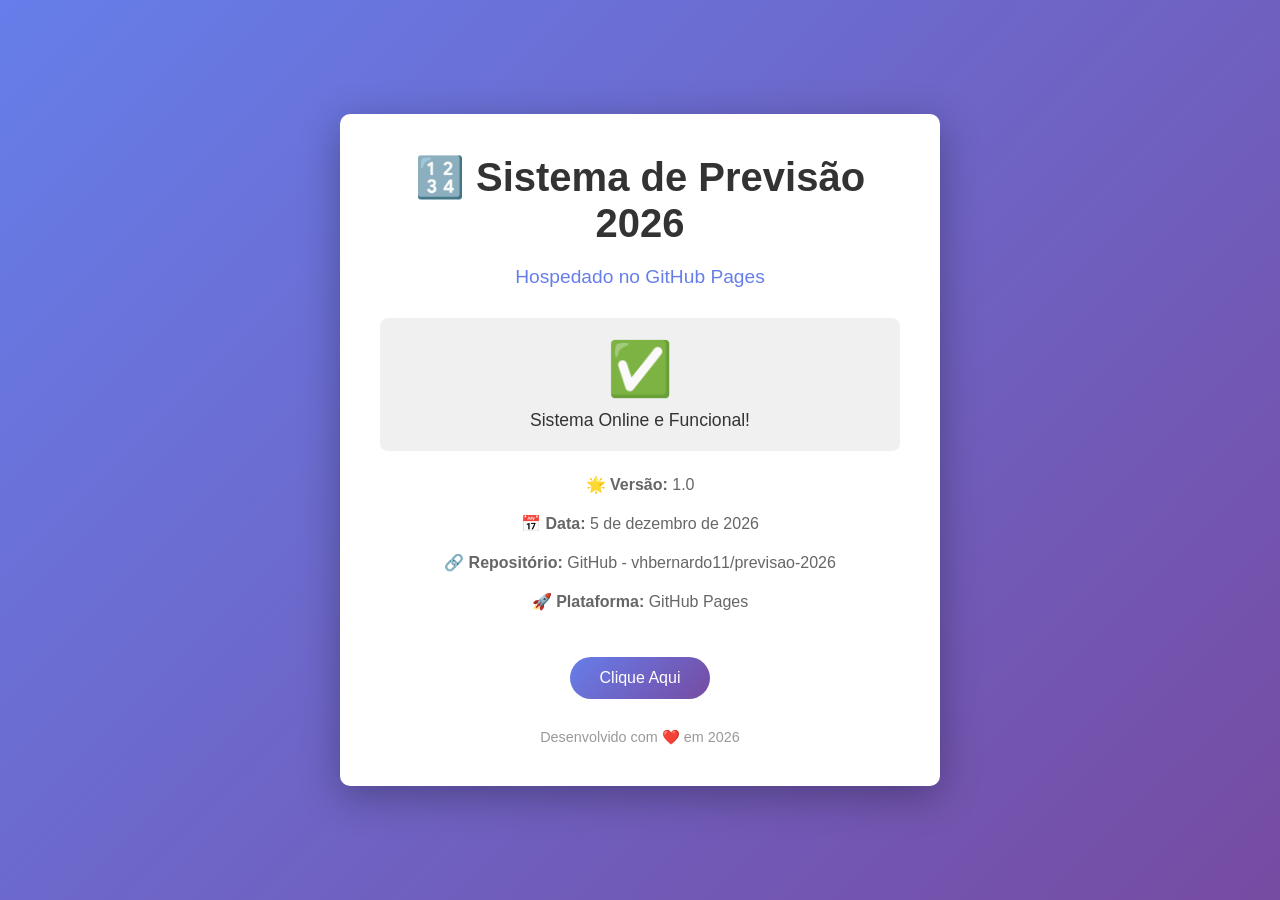
<file: sistema.html>
<!DOCTYPE html>
<html lang="pt-BR">
<head>
    <meta charset="UTF-8">
    <meta name="viewport" content="width=device-width, initial-scale=1.0">
    <title>Sistema de Previsão 2026</title>
    <style>
        * {
            margin: 0;
            padding: 0;
            box-sizing: border-box;
        }
        
        body {
            font-family: 'Segoe UI', Tahoma, Geneva, Verdana, sans-serif;
            background: linear-gradient(135deg, #667eea 0%, #764ba2 100%);
            min-height: 100vh;
            display: flex;
            align-items: center;
            justify-content: center;
            padding: 20px;
        }
        
        .container {
            background: white;
            border-radius: 10px;
            box-shadow: 0 10px 40px rgba(0, 0, 0, 0.3);
            max-width: 600px;
            width: 100%;
            padding: 40px;
            text-align: center;
        }
        
        h1 {
            color: #333;
            margin-bottom: 20px;
            font-size: 2.5em;
        }
        
        .subtitle {
            color: #667eea;
            font-size: 1.2em;
            margin-bottom: 30px;
            font-weight: 500;
        }
        
        .status {
            background: #f0f0f0;
            padding: 20px;
            border-radius: 8px;
            margin: 20px 0;
            color: #333;
            font-size: 1.1em;
        }
        
        .status-icon {
            font-size: 3em;
            margin-bottom: 10px;
        }
        
        .info {
            color: #666;
            line-height: 1.8;
            margin: 20px 0;
        }
        
        .info p {
            margin: 10px 0;
        }
        
        .btn {
            display: inline-block;
            background: linear-gradient(135deg, #667eea 0%, #764ba2 100%);
            color: white;
            padding: 12px 30px;
            border: none;
            border-radius: 25px;
            font-size: 1em;
            cursor: pointer;
            text-decoration: none;
            margin-top: 20px;
            transition: transform 0.3s ease, box-shadow 0.3s ease;
        }
        
        .btn:hover {
            transform: translateY(-2px);
            box-shadow: 0 5px 20px rgba(102, 126, 234, 0.4);
        }
        
        .footer {
            margin-top: 30px;
            color: #999;
            font-size: 0.9em;
        }
    </style>
</head>
<body>
    <div class="container">
        <h1>🔢 Sistema de Previsão 2026</h1>
        <div class="subtitle">Hospedado no GitHub Pages</div>
        
        <div class="status">
            <div class="status-icon">✅</div>
            <div>Sistema Online e Funcional!</div>
        </div>
        
        <div class="info">
            <p><strong>🌟 Versão:</strong> 1.0</p>
            <p><strong>📅 Data:</strong> <span id="data"></span></p>
            <p><strong>🔗 Repositório:</strong> GitHub - vhbernardo11/previsao-2026</p>
            <p><strong>🚀 Plataforma:</strong> GitHub Pages</p>
        </div>
        
        <button class="btn" onclick="alert('Sistema de Previsão 2026 - Em desenvolvimento!')">Clique Aqui</button>
        
        <div class="footer">
            <p>Desenvolvido com ❤️ em 2026</p>
        </div>
    </div>
    
    <script>
        // Exibir data atual
        const dataElement = document.getElementById('data');
        const hoje = new Date();
        const opcoes = { year: 'numeric', month: 'long', day: 'numeric', language: 'pt-BR' };
        dataElement.textContent = hoje.toLocaleDateString('pt-BR', opcoes);
        
        console.log('Sistema de Previsão 2026 - Online');
    </script>
</body>
</html>
</file>
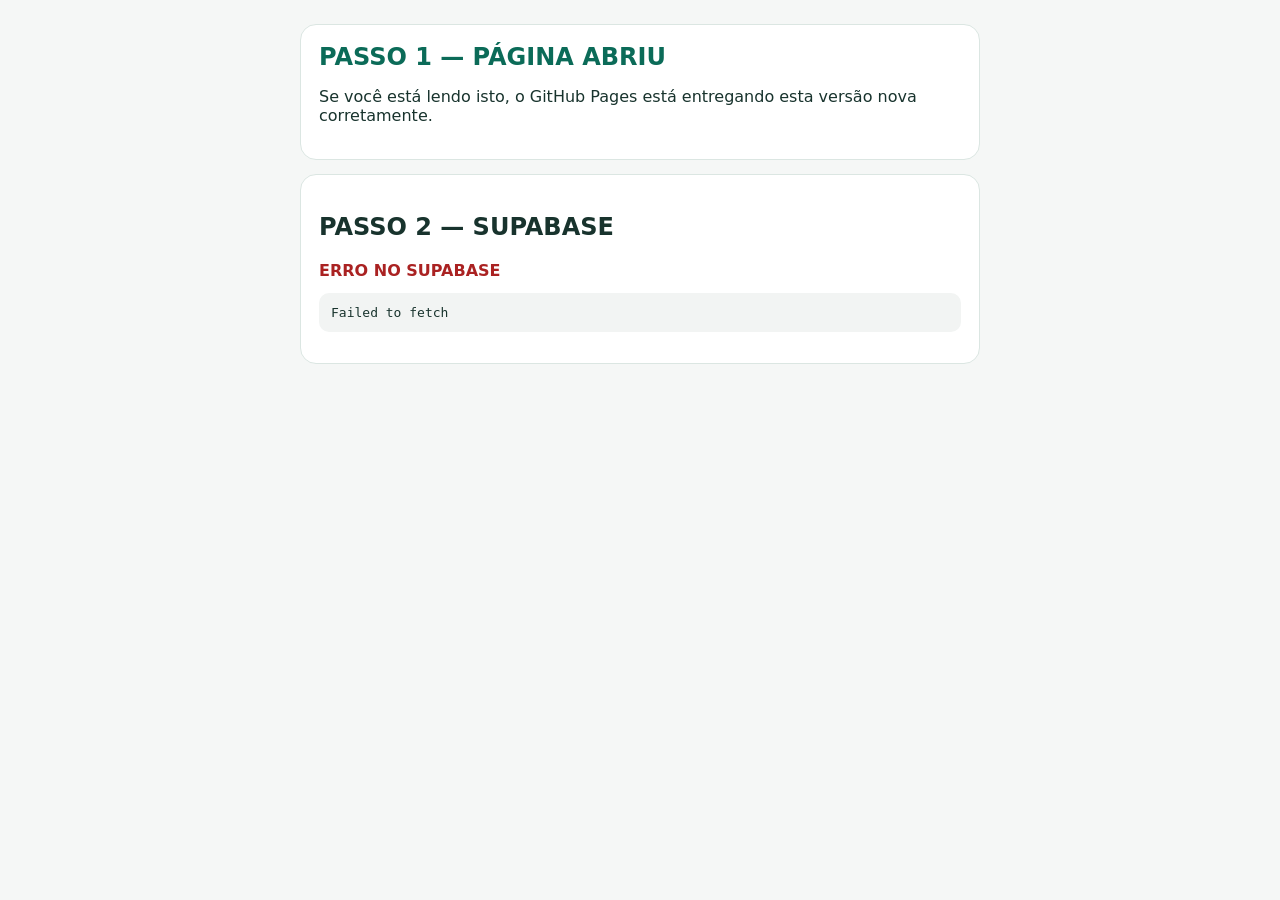
<file: teste-esf06-passo1-20260828.html>
<!doctype html>
<html lang="pt-BR">
<head>
<meta charset="utf-8">
<meta name="viewport" content="width=device-width,initial-scale=1">
<title>Teste ESF06</title>
<style>
body{font-family:system-ui;margin:0;background:#f5f7f6;color:#18332d}
main{max-width:680px;margin:auto;padding:24px}
.card{background:white;border:1px solid #dbe6e2;border-radius:16px;padding:18px;margin-bottom:14px}
.ok{color:#0b6b58;font-weight:800;font-size:24px}
pre{white-space:pre-wrap;word-break:break-word;background:#f2f4f3;padding:12px;border-radius:10px}
</style>
</head>
<body>
<main>
<div class="card">
<div class="ok">PASSO 1 — PÁGINA ABRIU</div>
<p>Se você está lendo isto, o GitHub Pages está entregando esta versão nova corretamente.</p>
</div>
<div class="card">
<h2>PASSO 2 — SUPABASE</h2>
<div id="status">Consultando o Supabase...</div>
<pre id="out"></pre>
</div>
</main>
<script>
const SUPA='https://pvwqxpqetdxtmqqypqjk.supabase.co';
const KEY='sb_publishable_WwKpO5d-LZzh3vgOF1dJOg_rMO7UHgF';
(async()=>{
 try{
  const r=await fetch(SUPA+'/rest/v1/rpc/esf06_campo_api',{
   method:'POST',
   headers:{apikey:KEY,'Content-Type':'application/json'},
   body:JSON.stringify({p_action:'overview',p_key:'ESF06-CAMPO',p_payload:{}})
  });
  const j=await r.json();
  if(!r.ok) throw new Error((j&&j.message)||('HTTP '+r.status));
  document.getElementById('status').innerHTML='<b style="color:#0b6b58">SUPABASE CONECTADO</b>';
  document.getElementById('out').textContent=
   'Famílias: '+j.summary.total+'\n'+
   'Não visitadas: '+j.summary.nao_visitado+'\n'+
   'Ruas: '+j.streets.length+'\n\n'+
   j.streets.map(x=>x.street+' — '+x.total).join('\n');
 }catch(e){
  document.getElementById('status').innerHTML='<b style="color:#a22">ERRO NO SUPABASE</b>';
  document.getElementById('out').textContent=String(e&&e.message?e.message:e);
 }
})();
</script>
</body>
</html>
</file>
<file: esf06/style.css>
:root{--p:#0b6b58;--bg:#f4f7f6;--c:#fff;--t:#18332d;--m:#687873;--l:#dce7e3}*{box-sizing:border-box}body{margin:0;font-family:system-ui,-apple-system,Segoe UI,Roboto,sans-serif;background:var(--bg);color:var(--t)}header{position:sticky;top:0;z-index:9;background:#f4f7f6ee;backdrop-filter:blur(8px);border-bottom:1px solid var(--l);padding:12px 14px}.brand,.top{display:flex;justify-content:space-between;align-items:center;gap:10px}.brand h1,.top h2{margin:0;font-size:20px}.wrap{max-width:860px;margin:auto;padding:14px 14px 100px}.card,.stat,.fam{background:var(--c);border:1px solid var(--l);border-radius:16px}.card{padding:14px}.login{max-width:430px;margin:40px auto;display:grid;gap:10px}.login h2{margin:0}.stats{display:grid;grid-template-columns:1fr 1fr;gap:9px;margin-bottom:12px}.stat{padding:12px;color:var(--m);font-size:13px}.stat b{display:block;color:var(--t);font-size:26px}.search,.filters,.grid{display:grid;gap:8px}.filters,.grid{grid-template-columns:1fr 1fr}.filters{margin-top:8px}.full{grid-column:1/-1}input,select{width:100%;font:inherit;padding:12px;border:1px solid #cbd8d4;border-radius:12px;background:#fff;color:var(--t)}label{font-size:13px;font-weight:700}label input{margin-top:5px}button{font:inherit;font-weight:700;border:0;border-radius:12px;padding:12px 14px;background:#fff;border:1px solid var(--l);color:var(--t)}.pri{background:var(--p);color:#fff;border-color:var(--p)}.list{display:grid;gap:9px;margin-top:12px}.fam{padding:13px;display:grid;gap:6px}.fam h3{margin:0;font-size:17px}.meta,small{color:var(--m)}.badge{font-size:11px;padding:5px 8px;border-radius:99px;font-weight:800}.pendente{background:#fff0ce;color:#805600}.alto{background:#fde1e1;color:#8c2323}.medio{background:#fff0d8;color:#835000}.baixo,.sem_risco{background:#def2e6;color:#1b6a3b}.open{background:#e4f3ef;color:#075545;border-color:#e4f3ef}dialog{border:0;border-radius:20px;padding:0;width:min(760px,96vw);max-height:92vh;color:var(--t)}dialog::backdrop{background:#0008}.modal{padding:16px 16px 90px;overflow:auto;max-height:92vh}.modal h3{border-top:1px solid var(--l);padding-top:13px;margin-top:16px}.tog{display:grid;grid-template-columns:1fr 1fr 1fr;gap:5px;margin-top:5px}.tog button{font-size:12px;padding:9px 4px;background:#edf1ef;color:#53625d}.tog .yes{background:#dff2e6;color:#165d34}.tog .no{background:#e8eceb;color:#394440}.tog .unk{background:#fff0d8;color:#875000}.savebar{position:fixed;bottom:0;left:0;right:0;z-index:10;background:#fffef;border-top:1px solid var(--l);padding:10px 14px calc(10px + env(safe-area-inset-bottom));display:none;grid-template-columns:1fr auto;gap:8px}.toast{position:fixed;left:50%;bottom:82px;transform:translateX(-50%);background:#162622;color:#fff;padding:10px 14px;border-radius:99px;display:none;z-index:20}.empty{text-align:center;color:var(--m);padding:28px}@media(min-width:700px){.stats{grid-template-columns:repeat(4,1fr)}.search{grid-template-columns:2fr 1fr}.filters{grid-template-columns:repeat(3,1fr)}}
</file>
